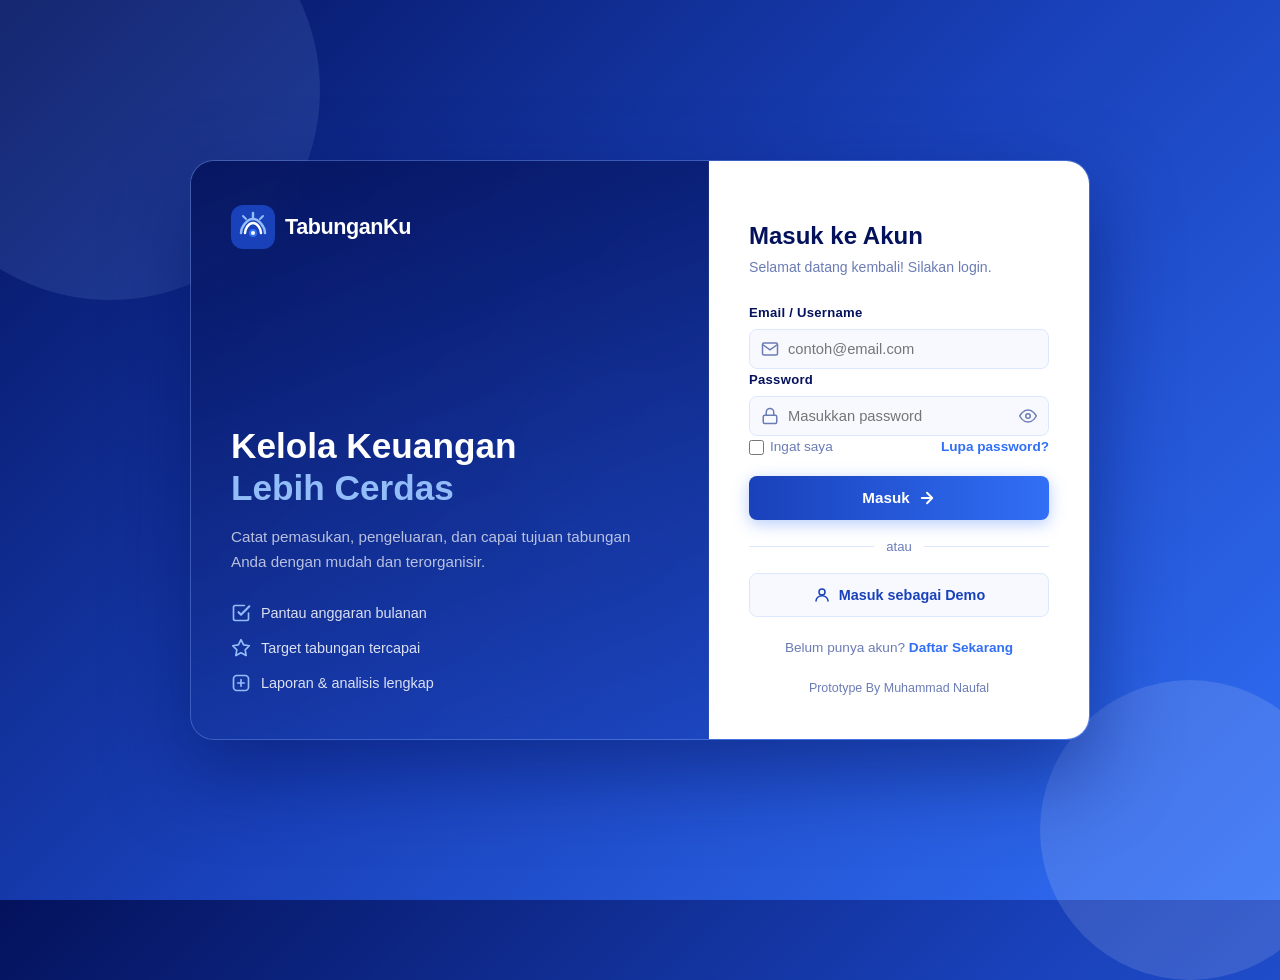
<file: login.html>
<!DOCTYPE html>
<html lang="id">

<head>
    <meta charset="UTF-8" />
    <meta name="viewport" content="width=device-width, initial-scale=1.0" />
    <title>TabunganKu – Login</title>
    <link rel="stylesheet" href="style.css" />
</head>

<body class="login-body">

    <!-- Animated background blobs -->
    <div class="bg-blob blob-1"></div>
    <div class="bg-blob blob-2"></div>
    <div class="bg-blob blob-3"></div>

    <div class="login-wrapper">
        <!-- Left Panel -->
        <div class="login-left">
            <div class="brand-logo">
                <svg width="44" height="44" viewBox="0 0 44 44" fill="none">
                    <rect width="44" height="44" rx="12" fill="#1941BA" />
                    <path d="M10 28C10 22 16 14 22 14C28 14 34 22 34 28" stroke="#92BDF9" stroke-width="2.5"
                        stroke-linecap="round" />
                    <path d="M14 28C14 24 17.5 18 22 18C26.5 18 30 24 30 28" stroke="#FFFFFF" stroke-width="2.5"
                        stroke-linecap="round" />
                    <circle cx="22" cy="28" r="4" fill="#316FF6" />
                    <circle cx="22" cy="28" r="2" fill="white" />
                    <line x1="22" y1="8" x2="22" y2="12" stroke="#92BDF9" stroke-width="2.5" stroke-linecap="round" />
                    <line x1="12" y1="11" x2="15" y2="14" stroke="#92BDF9" stroke-width="2" stroke-linecap="round" />
                    <line x1="32" y1="11" x2="29" y2="14" stroke="#92BDF9" stroke-width="2" stroke-linecap="round" />
                </svg>
                <span class="brand-name">TabunganKu</span>
            </div>

            <div class="login-hero">
                <h1 class="login-hero-title">Kelola Keuangan<br /><span>Lebih Cerdas</span></h1>
                <p class="login-hero-sub">Catat pemasukan, pengeluaran, dan capai tujuan tabungan Anda dengan mudah dan
                    terorganisir.</p>
                <div class="login-features">
                    <div class="lf-item">
                        <svg width="20" height="20" viewBox="0 0 24 24" fill="none">
                            <path d="M9 11l3 3L22 4" stroke="#92BDF9" stroke-width="2.5" stroke-linecap="round"
                                stroke-linejoin="round" />
                            <path d="M21 12v7a2 2 0 01-2 2H5a2 2 0 01-2-2V5a2 2 0 012-2h11" stroke="#92BDF9"
                                stroke-width="2" stroke-linecap="round" />
                        </svg>
                        <span>Pantau anggaran bulanan</span>
                    </div>
                    <div class="lf-item">
                        <svg width="20" height="20" viewBox="0 0 24 24" fill="none">
                            <path
                                d="M12 2l3.09 6.26L22 9.27l-5 4.87 1.18 6.88L12 17.77l-6.18 3.25L7 14.14 2 9.27l6.91-1.01L12 2z"
                                stroke="#92BDF9" stroke-width="2" stroke-linejoin="round" />
                        </svg>
                        <span>Target tabungan tercapai</span>
                    </div>
                    <div class="lf-item">
                        <svg width="20" height="20" viewBox="0 0 24 24" fill="none">
                            <rect x="3" y="3" width="18" height="18" rx="4" stroke="#92BDF9" stroke-width="2" />
                            <path d="M8 12h8M12 8v8" stroke="#92BDF9" stroke-width="2" stroke-linecap="round" />
                        </svg>
                        <span>Laporan & analisis lengkap</span>
                    </div>
                </div>
            </div>
        </div>

        <!-- Right Panel: Form -->
        <div class="login-right">
            <div class="login-card">
                <div class="login-card-header">
                    <h2>Masuk ke Akun</h2>
                    <p>Selamat datang kembali! Silakan login.</p>
                </div>

                <div id="login-alert" class="alert hidden"></div>

                <div class="login-form">
                    <div class="form-group">
                        <label for="email">Email / Username</label>
                        <div class="input-wrapper">
                            <svg class="input-icon" width="18" height="18" viewBox="0 0 24 24" fill="none">
                                <path d="M20 4H4a2 2 0 00-2 2v12a2 2 0 002 2h16a2 2 0 002-2V6a2 2 0 00-2-2z"
                                    stroke="currentColor" stroke-width="2" />
                                <polyline points="22,6 12,13 2,6" stroke="currentColor" stroke-width="2" />
                            </svg>
                            <input type="text" id="email" placeholder="contoh@email.com" autocomplete="username" />
                        </div>
                    </div>

                    <div class="form-group">
                        <label for="password">Password</label>
                        <div class="input-wrapper">
                            <svg class="input-icon" width="18" height="18" viewBox="0 0 24 24" fill="none">
                                <rect x="3" y="11" width="18" height="11" rx="2" stroke="currentColor"
                                    stroke-width="2" />
                                <path d="M7 11V7a5 5 0 0110 0v4" stroke="currentColor" stroke-width="2"
                                    stroke-linecap="round" />
                            </svg>
                            <input type="password" id="password" placeholder="Masukkan password"
                                autocomplete="current-password" />
                            <button class="toggle-pw" type="button" onclick="togglePassword()"
                                aria-label="Tampilkan password">
                                <svg id="eye-icon" width="18" height="18" viewBox="0 0 24 24" fill="none">
                                    <path d="M1 12s4-8 11-8 11 8 11 8-4 8-11 8-11-8-11-8z" stroke="currentColor"
                                        stroke-width="2" />
                                    <circle cx="12" cy="12" r="3" stroke="currentColor" stroke-width="2" />
                                </svg>
                            </button>
                        </div>
                    </div>

                    <div class="form-row">
                        <label class="checkbox-label">
                            <input type="checkbox" id="remember" /> <span>Ingat saya</span>
                        </label>
                        <a href="#" class="forgot-link">Lupa password?</a>
                    </div>

                    <button class="btn-login" onclick="doLogin()">
                        <span>Masuk</span>
                        <svg width="18" height="18" viewBox="0 0 24 24" fill="none">
                            <path d="M5 12h14M12 5l7 7-7 7" stroke="white" stroke-width="2.5" stroke-linecap="round"
                                stroke-linejoin="round" />
                        </svg>
                    </button>

                    <div class="divider"><span>atau</span></div>

                    <button class="btn-demo" onclick="demoLogin()">
                        <svg width="18" height="18" viewBox="0 0 24 24" fill="none">
                            <circle cx="12" cy="8" r="4" stroke="currentColor" stroke-width="2" />
                            <path d="M4 20c0-4 3.6-7 8-7s8 3 8 7" stroke="currentColor" stroke-width="2"
                                stroke-linecap="round" />
                        </svg>
                        Masuk sebagai Demo
                    </button>
                </div>

                <p class="register-link">Belum punya akun? <a href="#">Daftar Sekarang</a></p>
            </div>

            <p class="login-footer">Prototype By Muhammad Naufal</p>
        </div>
    </div>

    <script src="app.js"></script>
</body>

</html>
</file>
<file: style.css>
/* ============================================================
   TABUNGANKU - style.css
   Font: Arial | Palette: #04125c #1941BA #316FF6 #92BDF9 #FFFFFF
   ============================================================ */

/* ---- CSS Variables ---- */
:root {
    --primary-dark: #04125c;
    --primary: #1941BA;
    --primary-mid: #316FF6;
    --primary-light: #92BDF9;
    --white: #FFFFFF;

    --bg: #f0f5ff;
    --bg-card: #FFFFFF;
    --border: #dce8ff;
    --text: #04125c;
    --text-muted: #6b7cb5;
    --text-light: #92BDF9;

    --success: #22c55e;
    --danger: #ef4444;
    --warning: #f59e0b;

    --sidebar-w: 260px;
    --navbar-h: 64px;
    --bottom-nav-h: 68px;
    --radius: 14px;
    --radius-sm: 8px;
    --shadow: 0 4px 24px rgba(25, 65, 186, 0.10);
    --shadow-md: 0 8px 32px rgba(25, 65, 186, 0.16);
    --transition: 0.22s cubic-bezier(.4, 0, .2, 1);
}

/* ---- Reset ---- */
*,
*::before,
*::after {
    box-sizing: border-box;
    margin: 0;
    padding: 0;
}

html {
    scroll-behavior: smooth;
}

body {
    font-family: Arial, Helvetica, sans-serif;
    background: var(--bg);
    color: var(--text);
    line-height: 1.6;
    -webkit-font-smoothing: antialiased;
}

a {
    cursor: pointer;
    text-decoration: none;
    color: inherit;
}

button {
    cursor: pointer;
    font-family: inherit;
    border: none;
    outline: none;
    background: none;
}

input,
select,
textarea {
    font-family: inherit;
    outline: none;
}

ul {
    list-style: none;
}

/* ---- Utilities ---- */
.hidden {
    display: none !important;
}

.text-success {
    color: var(--success);
}

.text-danger {
    color: var(--danger);
}

/* ============================================================
   LOGIN PAGE
   ============================================================ */
.login-body {
    min-height: 100vh;
    background: linear-gradient(135deg, var(--primary-dark) 0%, var(--primary) 50%, var(--primary-mid) 100%);
    display: flex;
    align-items: center;
    justify-content: center;
    position: relative;
    overflow: hidden;
}

/* Background blobs */
.bg-blob {
    position: absolute;
    border-radius: 50%;
    opacity: 0.12;
    animation: blobFloat 8s ease-in-out infinite;
    pointer-events: none;
}

.blob-1 {
    width: 420px;
    height: 420px;
    background: var(--primary-light);
    top: -120px;
    left: -100px;
    animation-delay: 0s;
}

.blob-2 {
    width: 300px;
    height: 300px;
    background: var(--white);
    bottom: -80px;
    right: -60px;
    animation-delay: 3s;
}

.blob-3 {
    width: 200px;
    height: 200px;
    background: var(--primary-mid);
    top: 40%;
    left: 40%;
    animation-delay: 5s;
}

@keyframes blobFloat {

    0%,
    100% {
        transform: translateY(0) scale(1);
    }

    50% {
        transform: translateY(-30px) scale(1.06);
    }
}

.login-wrapper {
    display: flex;
    width: 900px;
    max-width: 96vw;
    min-height: 580px;
    background: rgba(255, 255, 255, 0.04);
    backdrop-filter: blur(12px);
    border-radius: 24px;
    overflow: hidden;
    border: 1px solid rgba(146, 189, 249, 0.25);
    box-shadow: 0 32px 80px rgba(4, 18, 92, 0.5);
    position: relative;
    z-index: 2;
    animation: loginFadeIn 0.6s ease;
}

@keyframes loginFadeIn {
    from {
        opacity: 0;
        transform: translateY(24px);
    }

    to {
        opacity: 1;
        transform: translateY(0);
    }
}

/* Left panel */
.login-left {
    flex: 1;
    background: linear-gradient(160deg, rgba(4, 18, 92, 0.9), rgba(25, 65, 186, 0.75));
    padding: 44px 40px;
    display: flex;
    flex-direction: column;
    justify-content: space-between;
    border-right: 1px solid rgba(146, 189, 249, 0.15);
}

.login-hero-title {
    font-size: 2.2rem;
    font-weight: 900;
    color: var(--white);
    line-height: 1.2;
    margin-bottom: 16px;
}

.login-hero-title span {
    color: var(--primary-light);
}

.login-hero-sub {
    color: rgba(255, 255, 255, 0.7);
    font-size: 0.95rem;
    margin-bottom: 28px;
}

.login-features {
    display: flex;
    flex-direction: column;
    gap: 12px;
}

.lf-item {
    display: flex;
    align-items: center;
    gap: 10px;
    color: rgba(255, 255, 255, 0.85);
    font-size: 0.9rem;
}

/* Right panel */
.login-right {
    width: 380px;
    background: var(--white);
    display: flex;
    flex-direction: column;
    align-items: center;
    justify-content: center;
    padding: 44px 40px 28px;
}

.login-card {
    width: 100%;
}

.login-card-header {
    margin-bottom: 24px;
}

.login-card-header h2 {
    font-size: 1.5rem;
    font-weight: 800;
    color: var(--primary-dark);
}

.login-card-header p {
    color: var(--text-muted);
    font-size: 0.88rem;
}

.login-footer {
    font-size: 0.78rem;
    color: var(--text-muted);
    margin-top: 20px;
    text-align: center;
}

/* Alert */
.alert {
    padding: 12px 16px;
    border-radius: var(--radius-sm);
    font-size: 0.88rem;
    margin-bottom: 16px;
}

.alert-error {
    background: #fef2f2;
    color: var(--danger);
    border: 1px solid #fca5a5;
}

.alert-success {
    background: #f0fdf4;
    color: var(--success);
    border: 1px solid #86efac;
}

/* Form elements */


.form-group label {
    display: block;
    font-size: 0.82rem;
    font-weight: 700;
    color: var(--text);
    margin-bottom: 6px;
    letter-spacing: 0.02em;
}

.input-wrapper {
    position: relative;
    display: flex;
    align-items: center;
}

.input-wrapper .input-icon {
    position: absolute;
    left: 12px;
    color: var(--text-muted);
    pointer-events: none;
}

.input-wrapper input,
.input-wrapper select,
.input-wrapper textarea {
    width: 100%;
    padding: 11px 14px 11px 38px;
    border: 1.5px solid var(--border);
    border-radius: var(--radius-sm);
    font-size: 0.92rem;
    color: var(--text);
    background: #f7f9ff;
    transition: border-color var(--transition), box-shadow var(--transition);
}

.input-wrapper input:not([type]):not([class]),
.input-wrapper input[type="text"],
.input-wrapper input[type="password"],
.input-wrapper input[type="email"],
.input-wrapper input[type="number"],
.input-wrapper input[type="date"],
.input-wrapper input[type="month"],
.input-wrapper select,
.input-wrapper textarea {
    width: 100%;
    padding: 11px 14px;
    border: 1.5px solid var(--border);
    border-radius: var(--radius-sm);
    font-size: 0.92rem;
    color: var(--text);
    background: #f7f9ff;
    transition: border-color var(--transition), box-shadow var(--transition);
}

.input-wrapper input:focus,
.input-wrapper select:focus,
.input-wrapper textarea:focus {
    border-color: var(--primary-mid);
    box-shadow: 0 0 0 3px rgba(49, 111, 246, 0.13);
    background: var(--white);
}

.input-wrapper .input-icon~input {
    padding-left: 38px;
}

.toggle-pw {
    position: absolute;
    right: 12px;
    color: var(--text-muted);
    background: none;
    border: none;
    cursor: pointer;
    display: flex;
    align-items: center;
}

.toggle-pw:hover {
    color: var(--primary-mid);
}

.form-row {
    display: flex;
    align-items: center;
    justify-content: space-between;
    margin-bottom: 18px;
    font-size: 0.85rem;
}

.checkbox-label {
    display: flex;
    align-items: center;
    gap: 6px;
    cursor: pointer;
    color: var(--text-muted);
}

.checkbox-label input[type="checkbox"] {
    width: 15px;
    height: 15px;
    accent-color: var(--primary);
}

.forgot-link {
    color: var(--primary-mid);
    font-weight: 600;
}

.forgot-link:hover {
    text-decoration: underline;
}

/* Buttons */
.btn-login {
    width: 100%;
    padding: 13px;
    background: linear-gradient(90deg, var(--primary) 0%, var(--primary-mid) 100%);
    color: white;
    border-radius: var(--radius-sm);
    font-size: 0.95rem;
    font-weight: 700;
    display: flex;
    align-items: center;
    justify-content: center;
    gap: 8px;
    transition: transform var(--transition), box-shadow var(--transition), opacity var(--transition);
    box-shadow: 0 4px 16px rgba(49, 111, 246, 0.35);
}

.btn-login:hover {
    transform: translateY(-1px);
    box-shadow: 0 8px 24px rgba(49, 111, 246, 0.45);
}

.btn-login:active {
    transform: translateY(0);
}

.divider {
    display: flex;
    align-items: center;
    gap: 12px;
    color: var(--text-muted);
    font-size: 0.82rem;
    margin: 16px 0;
}

.divider::before,
.divider::after {
    content: '';
    flex: 1;
    height: 1px;
    background: var(--border);
}

.btn-demo {
    width: 100%;
    padding: 12px;
    border: 1.5px solid var(--border);
    background: #f7f9ff;
    color: var(--primary);
    border-radius: var(--radius-sm);
    font-size: 0.9rem;
    font-weight: 600;
    display: flex;
    align-items: center;
    justify-content: center;
    gap: 8px;
    transition: background var(--transition), border-color var(--transition);
}

.btn-demo:hover {
    background: var(--bg);
    border-color: var(--primary-light);
}

.register-link {
    margin-top: 20px;
    font-size: 0.85rem;
    color: var(--text-muted);
    text-align: center;
}

.register-link a {
    color: var(--primary-mid);
    font-weight: 700;
}

.register-link a:hover {
    text-decoration: underline;
}

/* Brand logo */
.brand-logo {
    display: flex;
    align-items: center;
    gap: 10px;
    margin-bottom: 32px;
}

.brand-name {
    font-size: 1.35rem;
    font-weight: 900;
    color: var(--white);
    letter-spacing: -0.02em;
}

.login-right .brand-logo .brand-name {
    color: var(--primary-dark);
}

.login-right .brand-logo {
    margin-bottom: 0;
    justify-content: center;
}


/* ============================================================
   APP LAYOUT
   ============================================================ */
.app-body {
    background: var(--bg);
    min-height: 100vh;
}

/* Sidebar */
.sidebar {
    position: fixed;
    top: 0;
    left: 0;
    height: 100vh;
    width: var(--sidebar-w);
    background: var(--primary-dark);
    display: flex;
    flex-direction: column;
    z-index: 300;
    transition: transform var(--transition);
    overflow-y: auto;
    box-shadow: 4px 0 24px rgba(4, 18, 92, 0.25);
}

.sidebar-overlay {
    display: none;
    position: fixed;
    inset: 0;
    background: rgba(4, 18, 92, 0.55);
    z-index: 299;
    backdrop-filter: blur(2px);
}

.sidebar-header {
    display: flex;
    align-items: center;
    justify-content: space-between;
    padding: 20px 20px 16px;
    border-bottom: 1px solid rgba(146, 189, 249, 0.12);
}

.sidebar-header .brand-name {
    color: var(--white);
    font-size: 1.15rem;
}

.sidebar-close {
    color: rgba(255, 255, 255, 0.6);
    display: none;
}

.sidebar-close:hover {
    color: var(--white);
}

.sidebar-user {
    display: flex;
    align-items: center;
    gap: 12px;
    padding: 16px 20px;
    border-bottom: 1px solid rgba(146, 189, 249, 0.12);
    margin-bottom: 4px;
}

.user-avatar {
    width: 40px;
    height: 40px;
    border-radius: 50%;
    background: linear-gradient(135deg, var(--primary-mid), var(--primary-light));
    display: flex;
    align-items: center;
    justify-content: center;
    font-weight: 800;
    font-size: 0.9rem;
    color: white;
    flex-shrink: 0;
}

.user-name {
    font-size: 0.9rem;
    font-weight: 700;
    color: var(--white);
}

.user-role {
    font-size: 0.78rem;
    color: var(--primary-light);
}

.sidebar-nav {
    padding: 8px 12px 20px;
    flex: 1;
}

.nav-section-label {
    font-size: 0.7rem;
    font-weight: 700;
    letter-spacing: 0.08em;
    color: rgba(146, 189, 249, 0.5);
    padding: 8px 8px 4px;
    margin-top: 4px;
}

.nav-item {
    display: flex;
    align-items: center;
    gap: 12px;
    padding: 11px 12px;
    border-radius: 10px;
    color: rgba(255, 255, 255, 0.65);
    font-size: 0.9rem;
    font-weight: 600;
    cursor: pointer;
    transition: all var(--transition);
    margin-bottom: 2px;
    position: relative;
}

.nav-item:hover {
    background: rgba(49, 111, 246, 0.2);
    color: var(--white);
}

.nav-item.active {
    background: var(--primary-mid);
    color: var(--white);
    box-shadow: 0 4px 16px rgba(49, 111, 246, 0.4);
}

.nav-item svg {
    flex-shrink: 0;
}

.nav-badge {
    margin-left: auto;
    background: var(--danger);
    color: white;
    font-size: 0.7rem;
    font-weight: 700;
    border-radius: 10px;
    padding: 1px 7px;
    min-width: 20px;
    text-align: center;
    display: none;
}

/* Top Navbar */
.app-layout {
    margin-left: var(--sidebar-w);
    min-height: 100vh;
    display: flex;
    flex-direction: column;
}

.top-navbar {
    height: var(--navbar-h);
    background: var(--white);
    border-bottom: 1px solid var(--border);
    display: flex;
    align-items: center;
    justify-content: space-between;
    padding: 0 24px;
    position: sticky;
    top: 0;
    z-index: 200;
    box-shadow: 0 2px 12px rgba(25, 65, 186, 0.07);
}

.navbar-left {
    display: flex;
    align-items: center;
    gap: 14px;
}

.hamburger {
    color: var(--primary);
    display: none;
}

.hamburger:hover {
    color: var(--primary-mid);
}

.navbar-brand {
    display: flex;
    align-items: center;
    gap: 8px;
    font-weight: 800;
    font-size: 1.05rem;
    color: var(--primary-dark);
}

.navbar-right {
    display: flex;
    align-items: center;
    gap: 14px;
    position: relative;
}

.navbar-date {
    font-size: 0.8rem;
    color: var(--text-muted);
    font-weight: 600;
}

.notif-btn {
    position: relative;
    width: 38px;
    height: 38px;
    border-radius: 10px;
    background: var(--bg);
    display: flex;
    align-items: center;
    justify-content: center;
    color: var(--primary);
    transition: background var(--transition);
}

.notif-btn:hover {
    background: var(--border);
}

.notif-dot {
    position: absolute;
    top: 7px;
    right: 7px;
    width: 8px;
    height: 8px;
    border-radius: 50%;
    background: var(--danger);
    border: 2px solid white;
    display: none;
}

.notif-dropdown {
    position: absolute;
    top: calc(100% + 10px);
    right: 0;
    width: 300px;
    background: var(--white);
    border: 1px solid var(--border);
    border-radius: var(--radius);
    box-shadow: var(--shadow-md);
    z-index: 500;
    overflow: hidden;
    animation: dropdownIn 0.18s ease;
}

@keyframes dropdownIn {
    from {
        opacity: 0;
        transform: translateY(-8px);
    }

    to {
        opacity: 1;
        transform: translateY(0);
    }
}

.notif-header {
    padding: 14px 16px;
    font-weight: 700;
    font-size: 0.9rem;
    border-bottom: 1px solid var(--border);
    color: var(--primary-dark);
}

.notif-list {
    max-height: 280px;
    overflow-y: auto;
}

.notif-item {
    padding: 12px 16px;
    border-bottom: 1px solid var(--bg);
    font-size: 0.85rem;
    color: var(--text);
}

.notif-item:last-child {
    border-bottom: none;
}

.notif-item .notif-time {
    font-size: 0.75rem;
    color: var(--text-muted);
    margin-top: 2px;
}

.user-avatar-sm {
    width: 36px;
    height: 36px;
    border-radius: 50%;
    background: linear-gradient(135deg, var(--primary-mid), var(--primary-light));
    display: flex;
    align-items: center;
    justify-content: center;
    font-weight: 800;
    font-size: 0.8rem;
    color: white;
    cursor: pointer;
    transition: transform var(--transition);
}

.user-avatar-sm:hover {
    transform: scale(1.08);
}

/* Main Content */
.main-content {
    flex: 1;
    padding: 28px 28px calc(var(--bottom-nav-h) + 12px);
    overflow-x: hidden;
}

/* Page System */
.page {
    display: none;
    animation: pageIn 0.3s ease;
}

.page.active {
    display: block;
}

@keyframes pageIn {
    from {
        opacity: 0;
        transform: translateY(10px);
    }

    to {
        opacity: 1;
        transform: translateY(0);
    }
}

.page-header {
    display: flex;
    align-items: flex-start;
    justify-content: space-between;
    margin-bottom: 24px;
    flex-wrap: wrap;
    gap: 12px;
}

.page-title {
    font-size: 1.6rem;
    font-weight: 900;
    color: var(--primary-dark);
}

.page-subtitle {
    color: var(--text-muted);
    font-size: 0.9rem;
    margin-top: 2px;
}

/* Buttons (global) */
.btn-primary {
    display: inline-flex;
    align-items: center;
    gap: 7px;
    padding: 11px 20px;
    background: linear-gradient(90deg, var(--primary) 0%, var(--primary-mid) 100%);
    color: white;
    border-radius: var(--radius-sm);
    font-size: 0.9rem;
    font-weight: 700;
    transition: transform var(--transition), box-shadow var(--transition);
    box-shadow: 0 4px 14px rgba(49, 111, 246, 0.3);
    white-space: nowrap;
}

.btn-primary:hover {
    transform: translateY(-1px);
    box-shadow: 0 8px 20px rgba(49, 111, 246, 0.4);
}

.btn-primary:active {
    transform: translateY(0);
}

.btn-outline {
    display: inline-flex;
    align-items: center;
    gap: 7px;
    padding: 10px 18px;
    border: 1.5px solid var(--primary-mid);
    color: var(--primary-mid);
    border-radius: var(--radius-sm);
    font-size: 0.9rem;
    font-weight: 700;
    background: transparent;
    transition: background var(--transition), color var(--transition);
}

.btn-outline:hover {
    background: var(--bg);
}

.btn-sm {
    padding: 7px 14px;
    font-size: 0.82rem;
}

.btn-link {
    background: none;
    border: none;
    color: var(--primary-mid);
    font-size: 0.85rem;
    font-weight: 600;
    cursor: pointer;
}

.btn-link:hover {
    text-decoration: underline;
}

.btn-danger {
    background: var(--danger);
    color: white;
    padding: 7px 14px;
    border-radius: var(--radius-sm);
    font-size: 0.82rem;
    font-weight: 600;
}

/* ============================================================
   DASHBOARD
   ============================================================ */
.summary-grid {
    display: grid;
    grid-template-columns: repeat(4, 1fr);
    gap: 16px;
    margin-bottom: 24px;
}

.summary-card {
    border-radius: var(--radius);
    padding: 20px;
    display: flex;
    align-items: center;
    gap: 16px;
    box-shadow: var(--shadow);
    transition: transform var(--transition), box-shadow var(--transition);
    position: relative;
    overflow: hidden;
}

.summary-card::before {
    content: '';
    position: absolute;
    top: -20px;
    right: -20px;
    width: 80px;
    height: 80px;
    border-radius: 50%;
    background: rgba(255, 255, 255, 0.1);
}

.summary-card:hover {
    transform: translateY(-3px);
    box-shadow: var(--shadow-md);
}

.card-saldo {
    background: linear-gradient(135deg, var(--primary-dark), var(--primary));
    color: white;
}

.card-masuk {
    background: linear-gradient(135deg, #166534, #22c55e);
    color: white;
}

.card-keluar {
    background: linear-gradient(135deg, #991b1b, #ef4444);
    color: white;
}

.card-tabungan {
    background: linear-gradient(135deg, #1e3a8a, #3b82f6);
    color: white;
}

.sc-icon {
    width: 48px;
    height: 48px;
    border-radius: 12px;
    background: rgba(255, 255, 255, 0.2);
    display: flex;
    align-items: center;
    justify-content: center;
    flex-shrink: 0;
}

.sc-label {
    font-size: 0.8rem;
    opacity: 0.85;
    margin-bottom: 4px;
    font-weight: 600;
}

.sc-value {
    font-size: 1.3rem;
    font-weight: 900;
    line-height: 1;
}

.sc-change {
    font-size: 0.75rem;
    opacity: 0.8;
    margin-top: 4px;
}

/* Dashboard Mid */
.dashboard-mid {
    display: grid;
    grid-template-columns: 1fr 340px;
    gap: 20px;
    margin-bottom: 24px;
}

.chart-card {
    background: var(--white);
    border-radius: var(--radius);
    padding: 20px;
    box-shadow: var(--shadow);
}

.chart-card-header {
    display: flex;
    align-items: center;
    justify-content: space-between;
    margin-bottom: 16px;
}

.chart-card-header h3 {
    font-size: 1rem;
    font-weight: 800;
    color: var(--primary-dark);
}

.chart-select {
    padding: 6px 10px;
    border: 1.5px solid var(--border);
    border-radius: 8px;
    font-size: 0.85rem;
    color: var(--text);
    background: var(--bg);
}

.chart-container {
    position: relative;
    height: 220px;
}

.quick-stats {
    display: flex;
    flex-direction: column;
    gap: 16px;
}

.qs-card {
    background: var(--white);
    border-radius: var(--radius);
    padding: 18px;
    box-shadow: var(--shadow);
    flex: 1;
}

.qs-card h4 {
    font-size: 0.88rem;
    font-weight: 800;
    color: var(--primary-dark);
    margin-bottom: 12px;
}

.qs-item {
    display: flex;
    align-items: center;
    justify-content: space-between;
    padding: 8px 0;
    border-bottom: 1px solid var(--bg);
    font-size: 0.85rem;
}

.qs-item:last-child {
    border-bottom: none;
}

.qs-item-cat {
    display: flex;
    align-items: center;
    gap: 8px;
    color: var(--text-muted);
}

.qs-cat-dot {
    width: 8px;
    height: 8px;
    border-radius: 50%;
    background: var(--primary-mid);
}

.qs-item-amt {
    font-weight: 700;
    color: var(--primary-dark);
}

.qs-empty {
    text-align: center;
    color: var(--text-muted);
    font-size: 0.83rem;
    padding: 12px 0;
}

/* Quick Target */
.qt-item {
    margin-bottom: 10px;
}

.qt-header {
    display: flex;
    align-items: center;
    justify-content: space-between;
    margin-bottom: 4px;
    font-size: 0.82rem;
}

.qt-name {
    font-weight: 600;
    color: var(--text);
}

.qt-pct {
    color: var(--primary-mid);
    font-weight: 700;
}

.qt-bar {
    height: 6px;
    background: var(--bg);
    border-radius: 6px;
    overflow: hidden;
}

.qt-fill {
    height: 100%;
    background: linear-gradient(90deg, var(--primary), var(--primary-mid));
    border-radius: 6px;
    transition: width 1s ease;
}

/* Recent Transactions */
.recent-card {
    background: var(--white);
    border-radius: var(--radius);
    padding: 20px;
    box-shadow: var(--shadow);
}

.recent-header {
    display: flex;
    align-items: center;
    justify-content: space-between;
    margin-bottom: 16px;
}

.recent-header h3 {
    font-size: 1rem;
    font-weight: 800;
    color: var(--primary-dark);
}

/* ============================================================
   TRANSAKSI
   ============================================================ */
.filter-bar {
    background: var(--white);
    border-radius: var(--radius);
    padding: 14px 16px;
    margin-bottom: 16px;
    display: flex;
    align-items: center;
    justify-content: space-between;
    gap: 12px;
    flex-wrap: wrap;
    box-shadow: var(--shadow);
}

.filter-tabs {
    display: flex;
    gap: 6px;
}

.filter-tab {
    padding: 7px 16px;
    border-radius: 8px;
    font-size: 0.85rem;
    font-weight: 600;
    color: var(--text-muted);
    background: var(--bg);
    border: 1.5px solid transparent;
    transition: all var(--transition);
}

.filter-tab.active {
    background: var(--primary);
    color: white;
    border-color: var(--primary);
}

.filter-tab:hover:not(.active) {
    border-color: var(--primary-light);
    color: var(--primary);
}

.filter-right {
    display: flex;
    align-items: center;
    gap: 10px;
    flex-wrap: wrap;
}

.filter-month {
    padding: 8px 10px;
    border: 1.5px solid var(--border);
    border-radius: 8px;
    font-size: 0.85rem;
    background: var(--bg);
    color: var(--text);
}

.search-box {
    display: flex;
    align-items: center;
    gap: 8px;
    padding: 8px 12px;
    border: 1.5px solid var(--border);
    border-radius: 8px;
    background: var(--bg);
    color: var(--text-muted);
}

.search-box input {
    border: none;
    background: none;
    font-size: 0.85rem;
    color: var(--text);
    width: 160px;
}

.search-box input::placeholder {
    color: var(--text-muted);
}

.trans-list {
    display: flex;
    flex-direction: column;
    gap: 10px;
}

.trans-item {
    background: var(--white);
    border-radius: var(--radius);
    padding: 14px 18px;
    display: flex;
    align-items: center;
    gap: 14px;
    box-shadow: var(--shadow);
    transition: transform var(--transition), box-shadow var(--transition);
    cursor: default;
}

.trans-item:hover {
    transform: translateY(-1px);
    box-shadow: var(--shadow-md);
}

.trans-icon {
    width: 44px;
    height: 44px;
    border-radius: 12px;
    display: flex;
    align-items: center;
    justify-content: center;
    flex-shrink: 0;
    font-size: 1.2rem;
}

.trans-icon.masuk {
    background: #dcfce7;
}

.trans-icon.keluar {
    background: #fef2f2;
}

.trans-info {
    flex: 1;
    min-width: 0;
}

.trans-ket {
    font-weight: 700;
    font-size: 0.92rem;
    color: var(--primary-dark);
}

.trans-meta {
    font-size: 0.78rem;
    color: var(--text-muted);
    margin-top: 2px;
}

.trans-right {
    text-align: right;
}

.trans-amt {
    font-weight: 800;
    font-size: 1rem;
}

.trans-amt.masuk {
    color: var(--success);
}

.trans-amt.keluar {
    color: var(--danger);
}

.trans-tgl {
    font-size: 0.75rem;
    color: var(--text-muted);
    margin-top: 2px;
}

.trans-actions {
    display: flex;
    gap: 6px;
    margin-left: 8px;
}

.icon-btn {
    width: 30px;
    height: 30px;
    border-radius: 8px;
    display: flex;
    align-items: center;
    justify-content: center;
    font-size: 0.8rem;
    transition: background var(--transition);
}

.icon-btn-edit {
    background: #eff6ff;
    color: var(--primary);
}

.icon-btn-edit:hover {
    background: #dbeafe;
}

.icon-btn-del {
    background: #fef2f2;
    color: var(--danger);
}

.icon-btn-del:hover {
    background: #fee2e2;
}

/* ============================================================
   TARGET TABUNGAN
   ============================================================ */
.target-grid {
    display: grid;
    grid-template-columns: repeat(auto-fill, minmax(280px, 1fr));
    gap: 18px;
}

.target-card {
    background: var(--white);
    border-radius: var(--radius);
    padding: 22px;
    box-shadow: var(--shadow);
    transition: transform var(--transition), box-shadow var(--transition);
    position: relative;
    overflow: hidden;
}

.target-card:hover {
    transform: translateY(-3px);
    box-shadow: var(--shadow-md);
}

.target-card::before {
    content: '';
    position: absolute;
    top: 0;
    left: 0;
    right: 0;
    height: 4px;
    background: linear-gradient(90deg, var(--primary), var(--primary-mid));
}

.target-card.completed::before {
    background: linear-gradient(90deg, #16a34a, #22c55e);
}

.tc-header {
    display: flex;
    align-items: center;
    justify-content: space-between;
    margin-bottom: 14px;
}

.tc-title {
    display: flex;
    align-items: center;
    gap: 10px;
}

.tc-emoji {
    font-size: 1.8rem;
    line-height: 1;
}

.tc-name {
    font-weight: 800;
    font-size: 1rem;
    color: var(--primary-dark);
}

.tc-deadline {
    font-size: 0.75rem;
    color: var(--text-muted);
    margin-top: 2px;
}

.tc-badge {
    padding: 3px 10px;
    border-radius: 12px;
    font-size: 0.72rem;
    font-weight: 700;
}

.tc-badge.aktif {
    background: #eff6ff;
    color: var(--primary);
}

.tc-badge.tercapai {
    background: #dcfce7;
    color: #16a34a;
}

.tc-badge.terlambat {
    background: #fef2f2;
    color: var(--danger);
}

.tc-amounts {
    display: flex;
    justify-content: space-between;
    align-items: baseline;
    margin-bottom: 10px;
}

.tc-collected {
    font-size: 1.15rem;
    font-weight: 900;
    color: var(--primary-dark);
}

.tc-target {
    font-size: 0.82rem;
    color: var(--text-muted);
}

.tc-progress-wrap {
    margin-bottom: 14px;
}

.tc-progress-bar {
    height: 8px;
    background: var(--bg);
    border-radius: 8px;
    overflow: hidden;
}

.tc-progress-fill {
    height: 100%;
    background: linear-gradient(90deg, var(--primary), var(--primary-mid));
    border-radius: 8px;
    transition: width 1s ease;
}

.target-card.completed .tc-progress-fill {
    background: linear-gradient(90deg, #16a34a, #22c55e);
}

.tc-pct-text {
    font-size: 0.78rem;
    color: var(--text-muted);
    text-align: right;
    margin-top: 4px;
}

.tc-footer {
    display: flex;
    gap: 8px;
}

.tc-footer .btn-primary {
    flex: 1;
    justify-content: center;
    font-size: 0.82rem;
    padding: 8px 12px;
}

.tc-footer .btn-outline {
    font-size: 0.82rem;
    padding: 7px 10px;
}

/* ============================================================
   ANGGARAN
   ============================================================ */
.anggaran-list {
    display: flex;
    flex-direction: column;
    gap: 14px;
}

.anggaran-item {
    background: var(--white);
    border-radius: var(--radius);
    padding: 18px 20px;
    box-shadow: var(--shadow);
}

.ai-header {
    display: flex;
    align-items: center;
    justify-content: space-between;
    margin-bottom: 12px;
}

.ai-cat {
    display: flex;
    align-items: center;
    gap: 10px;
}

.ai-cat-icon {
    width: 38px;
    height: 38px;
    border-radius: 10px;
    background: var(--bg);
    display: flex;
    align-items: center;
    justify-content: center;
    font-size: 1.1rem;
}

.ai-cat-name {
    font-weight: 700;
    color: var(--primary-dark);
}

.ai-cat-period {
    font-size: 0.78rem;
    color: var(--text-muted);
    margin-top: 2px;
}

.ai-right {
    text-align: right;
}

.ai-batas {
    font-weight: 800;
    font-size: 1rem;
    color: var(--primary-dark);
}

.ai-sisa {
    font-size: 0.8rem;
    color: var(--text-muted);
    margin-top: 2px;
}

.ai-sisa.over {
    color: var(--danger);
}

.ai-progress {
    height: 7px;
    background: var(--bg);
    border-radius: 7px;
    overflow: hidden;
    margin-bottom: 10px;
}

.ai-progress-fill {
    height: 100%;
    background: linear-gradient(90deg, var(--primary), var(--primary-mid));
    border-radius: 7px;
    transition: width 1s ease;
}

.ai-progress-fill.warning {
    background: linear-gradient(90deg, var(--warning), #fbbf24);
}

.ai-progress-fill.over {
    background: linear-gradient(90deg, var(--danger), #f87171);
}

.ai-footer {
    display: flex;
    align-items: center;
    justify-content: space-between;
    font-size: 0.8rem;
    color: var(--text-muted);
}

/* ============================================================
   LAPORAN
   ============================================================ */
.laporan-filter {
    display: flex;
    gap: 12px;
    margin-bottom: 20px;
    flex-wrap: wrap;
}

.laporan-filter select {
    padding: 9px 14px;
    border: 1.5px solid var(--border);
    border-radius: 8px;
    font-size: 0.88rem;
    background: var(--white);
    color: var(--text);
}

.laporan-grid {
    display: grid;
    grid-template-columns: 1fr 1fr;
    gap: 20px;
    margin-bottom: 24px;
}

.laporan-summary {
    display: flex;
    flex-direction: column;
    gap: 12px;
}

.ls-card {
    background: var(--white);
    border-radius: var(--radius);
    padding: 18px;
    box-shadow: var(--shadow);
    flex: 1;
}

.ls-label {
    font-size: 0.82rem;
    color: var(--text-muted);
    margin-bottom: 4px;
    font-weight: 600;
}

.ls-value {
    font-size: 1.35rem;
    font-weight: 900;
}

.ls-value.masuk {
    color: var(--success);
}

.ls-value.keluar {
    color: var(--danger);
}

.ls-value.net {
    color: var(--primary-dark);
}

.laporan-chart-wrap .chart-container {
    height: 240px;
}

.laporan-tabel-wrap {
    background: var(--white);
    border-radius: var(--radius);
    padding: 20px;
    box-shadow: var(--shadow);
}

.table-responsive {
    overflow-x: auto;
}

.laporan-table {
    width: 100%;
    border-collapse: collapse;
    font-size: 0.87rem;
}

.laporan-table th {
    background: var(--bg);
    color: var(--primary-dark);
    font-weight: 700;
    padding: 10px 14px;
    text-align: left;
    border-bottom: 2px solid var(--border);
    white-space: nowrap;
}

.laporan-table td {
    padding: 10px 14px;
    border-bottom: 1px solid var(--bg);
    color: var(--text);
}

.laporan-table tr:last-child td {
    border-bottom: none;
}

.laporan-table tr:hover td {
    background: #f7f9ff;
}

.badge-masuk {
    background: #dcfce7;
    color: #16a34a;
    padding: 2px 10px;
    border-radius: 8px;
    font-weight: 700;
    font-size: 0.78rem;
}

.badge-keluar {
    background: #fef2f2;
    color: var(--danger);
    padding: 2px 10px;
    border-radius: 8px;
    font-weight: 700;
    font-size: 0.78rem;
}

/* ============================================================
   PROFIL
   ============================================================ */
.profil-layout {
    display: grid;
    grid-template-columns: 380px 1fr;
    gap: 24px;
}

.profil-card {
    background: var(--white);
    border-radius: var(--radius);
    padding: 28px;
    box-shadow: var(--shadow);
}

.profil-avatar-wrap {
    display: flex;
    flex-direction: column;
    align-items: center;
    gap: 14px;
    margin-bottom: 24px;
}

.profil-avatar {
    width: 88px;
    height: 88px;
    border-radius: 50%;
    background: linear-gradient(135deg, var(--primary), var(--primary-mid));
    display: flex;
    align-items: center;
    justify-content: center;
    font-size: 1.8rem;
    font-weight: 900;
    color: white;
    box-shadow: 0 8px 24px rgba(49, 111, 246, 0.35);
    overflow: hidden;
}

.profil-avatar img {
    width: 100%;
    height: 100%;
    object-fit: cover;
}

.profil-form {
    display: flex;
    flex-direction: column;
    gap: 14px;
}

.profil-stats {
    display: grid;
    grid-template-columns: 1fr 1fr;
    gap: 16px;
    align-content: start;
}

.ps-card {
    background: var(--white);
    border-radius: var(--radius);
    padding: 20px;
    box-shadow: var(--shadow);
    display: flex;
    align-items: center;
    gap: 14px;
}

.ps-card p {
    font-size: 0.82rem;
    color: var(--text-muted);
    margin-bottom: 4px;
}

.ps-card h3 {
    font-size: 1.3rem;
    font-weight: 900;
    color: var(--primary-dark);
}

/* ============================================================
   MODALS
   ============================================================ */
.modal-overlay {
    position: fixed;
    inset: 0;
    z-index: 1000;
    background: rgba(4, 18, 92, 0.55);
    display: flex;
    align-items: center;
    justify-content: center;
    padding: 16px;
    backdrop-filter: blur(4px);
    animation: fadeOverlay 0.2s ease;
}

@keyframes fadeOverlay {
    from {
        opacity: 0;
    }

    to {
        opacity: 1;
    }
}

.modal {
    background: var(--white);
    border-radius: var(--radius);
    width: 100%;
    max-width: 480px;
    max-height: 92vh;
    overflow-y: auto;
    box-shadow: 0 24px 80px rgba(4, 18, 92, 0.35);
    animation: modalPop 0.25s cubic-bezier(.34, 1.56, .64, 1);
}

.modal-sm {
    max-width: 360px;
}

@keyframes modalPop {
    from {
        opacity: 0;
        transform: scale(0.9) translateY(20px);
    }

    to {
        opacity: 1;
        transform: scale(1) translateY(0);
    }
}

.modal-header {
    display: flex;
    align-items: center;
    justify-content: space-between;
    padding: 20px 20px 0;
    margin-bottom: 16px;
}

.modal-header h3 {
    font-size: 1.1rem;
    font-weight: 800;
    color: var(--primary-dark);
}

.modal-close {
    color: var(--text-muted);
    transition: color var(--transition);
}

.modal-close:hover {
    color: var(--primary-dark);
}

.modal-body {
    padding: 0 20px;
}

.modal-footer {
    display: flex;
    gap: 10px;
    justify-content: flex-end;
    padding: 16px 20px 20px;
}

/* Type Toggle */
.type-toggle {
    display: grid;
    grid-template-columns: 1fr 1fr;
    gap: 8px;
    margin-bottom: 18px;
}

.type-btn {
    padding: 10px;
    border-radius: 8px;
    font-weight: 700;
    font-size: 0.88rem;
    display: flex;
    align-items: center;
    justify-content: center;
    gap: 7px;
    background: var(--bg);
    color: var(--text-muted);
    border: 1.5px solid transparent;
    transition: all var(--transition);
}

.type-btn.active.masuk-active {
    background: #dcfce7;
    color: #16a34a;
    border-color: #86efac;
}

.type-btn.active.keluar-active {
    background: #fef2f2;
    color: var(--danger);
    border-color: #fca5a5;
}

.type-btn:hover:not(.active) {
    border-color: var(--primary-light);
}

/* Emoji Picker */
.emoji-picker {
    display: flex;
    flex-wrap: wrap;
    gap: 8px;
    margin-top: 6px;
}

.emoji-opt {
    width: 38px;
    height: 38px;
    border-radius: 8px;
    background: var(--bg);
    display: flex;
    align-items: center;
    justify-content: center;
    font-size: 1.3rem;
    cursor: pointer;
    transition: all var(--transition);
    border: 2px solid transparent;
}

.emoji-opt:hover,
.emoji-opt.active {
    background: var(--border);
    border-color: var(--primary-mid);
}

/* ============================================================
   EMPTY STATE
   ============================================================ */
.empty-state {
    display: flex;
    flex-direction: column;
    align-items: center;
    justify-content: center;
    padding: 48px 20px;
    gap: 14px;
    color: var(--text-muted);
    text-align: center;
}

.empty-state p {
    font-size: 0.9rem;
    line-height: 1.7;
}

/* ============================================================
   TOAST
   ============================================================ */
.toast {
    position: fixed;
    bottom: calc(var(--bottom-nav-h) + 16px);
    left: 50%;
    transform: translateX(-50%);
    background: var(--primary-dark);
    color: white;
    padding: 12px 22px;
    border-radius: 30px;
    display: flex;
    align-items: center;
    gap: 10px;
    font-size: 0.88rem;
    font-weight: 600;
    box-shadow: 0 8px 24px rgba(4, 18, 92, 0.35);
    z-index: 2000;
    animation: toastIn 0.3s cubic-bezier(.34, 1.56, .64, 1);
}

.toast.toast-error {
    background: var(--danger);
}

.toast.toast-success {
    background: #16a34a;
}

@keyframes toastIn {
    from {
        opacity: 0;
        transform: translate(-50%, 20px);
    }

    to {
        opacity: 1;
        transform: translate(-50%, 0);
    }
}

/* ============================================================
   BOTTOM NAV
   ============================================================ */
.bottom-nav {
    display: none;
    position: fixed;
    bottom: 0;
    left: 0;
    right: 0;
    height: var(--bottom-nav-h);
    background: var(--white);
    border-top: 1px solid var(--border);
    box-shadow: 0 -4px 20px rgba(25, 65, 186, 0.1);
    z-index: 250;
    padding: 0 4px;
    justify-content: space-around;
    align-items: center;
}

.bn-item {
    display: flex;
    flex-direction: column;
    align-items: center;
    gap: 3px;
    color: var(--text-muted);
    font-size: 0.68rem;
    font-weight: 600;
    padding: 6px 10px;
    border-radius: 10px;
    transition: all var(--transition);
    cursor: pointer;
    flex: 1;
    justify-content: center;
}

.bn-item:hover {
    color: var(--primary);
}

.bn-item.active {
    color: var(--primary);
}

.bn-item.active svg {
    stroke: var(--primary);
}

.bn-add {
    width: 50px;
    height: 50px;
    flex: 0 0 50px;
    border-radius: 16px;
    background: linear-gradient(135deg, var(--primary), var(--primary-mid));
    color: white !important;
    box-shadow: 0 4px 16px rgba(49, 111, 246, 0.45);
    font-size: 0;
    padding: 0;
    align-items: center;
    justify-content: center;
    transform: translateY(-8px);
}

.bn-add svg {
    stroke: white;
}

/* ============================================================
   RESPONSIVE
   ============================================================ */
@media (max-width: 1100px) {
    .dashboard-mid {
        grid-template-columns: 1fr;
    }

    .quick-stats {
        flex-direction: row;
    }

    .profil-layout {
        grid-template-columns: 1fr;
    }
}

@media (max-width: 900px) {
    .summary-grid {
        grid-template-columns: repeat(2, 1fr);
    }

    .laporan-grid {
        grid-template-columns: 1fr;
    }
}

@media (max-width: 768px) {

    /* Sidebar becomes drawer */
    .sidebar {
        transform: translateX(-100%);
    }

    .sidebar.open {
        transform: translateX(0);
    }

    .sidebar-close {
        display: flex;
    }

    .sidebar-overlay.open {
        display: block;
    }

    /* App layout fills full width */
    .app-layout {
        margin-left: 0;
    }

    /* Show hamburger & bottom nav */
    .hamburger {
        display: flex;
    }

    .bottom-nav {
        display: flex;
    }

    .navbar-brand {
        display: flex;
    }

    .main-content {
        padding: 16px 14px calc(var(--bottom-nav-h) + 16px);
    }

    .summary-grid {
        grid-template-columns: repeat(2, 1fr);
        gap: 10px;
    }

    .sc-value {
        font-size: 1.05rem;
    }

    .page-title {
        font-size: 1.3rem;
    }

    .filter-bar {
        flex-direction: column;
        align-items: flex-start;
    }

    .filter-right {
        width: 100%;
        justify-content: space-between;
    }

    .search-box input {
        width: 120px;
    }

    .quick-stats {
        flex-direction: column;
    }

    .dashboard-mid {
        grid-template-columns: 1fr;
    }

    .target-grid {
        grid-template-columns: 1fr;
    }

    .profil-stats {
        grid-template-columns: 1fr 1fr;
    }

    /* Login page */
    .login-wrapper {
        flex-direction: column;
        width: 100%;
        max-width: 420px;
        min-height: auto;
        border-radius: 20px;
    }

    .login-left {
        display: none;
    }

    .login-right {
        width: 100%;
        padding: 36px 28px 24px;
    }

    .navbar-date {
        display: none;
    }

    .toast {
        bottom: calc(var(--bottom-nav-h) + 12px);
        width: calc(100% - 28px);
        max-width: 340px;
    }
}

@media (max-width: 480px) {
    .summary-grid {
        grid-template-columns: 1fr 1fr;
        gap: 8px;
    }

    .sc-icon {
        width: 38px;
        height: 38px;
    }

    .sc-value {
        font-size: 0.95rem;
    }

    .summary-card {
        padding: 14px;
        gap: 10px;
    }

    .profil-stats {
        grid-template-columns: 1fr;
    }

    .modal {
        border-radius: 20px 20px 0 0;
        max-height: 96vh;
    }

    .modal-overlay {
        align-items: flex-end;
        padding: 0;
    }
}
</file>
